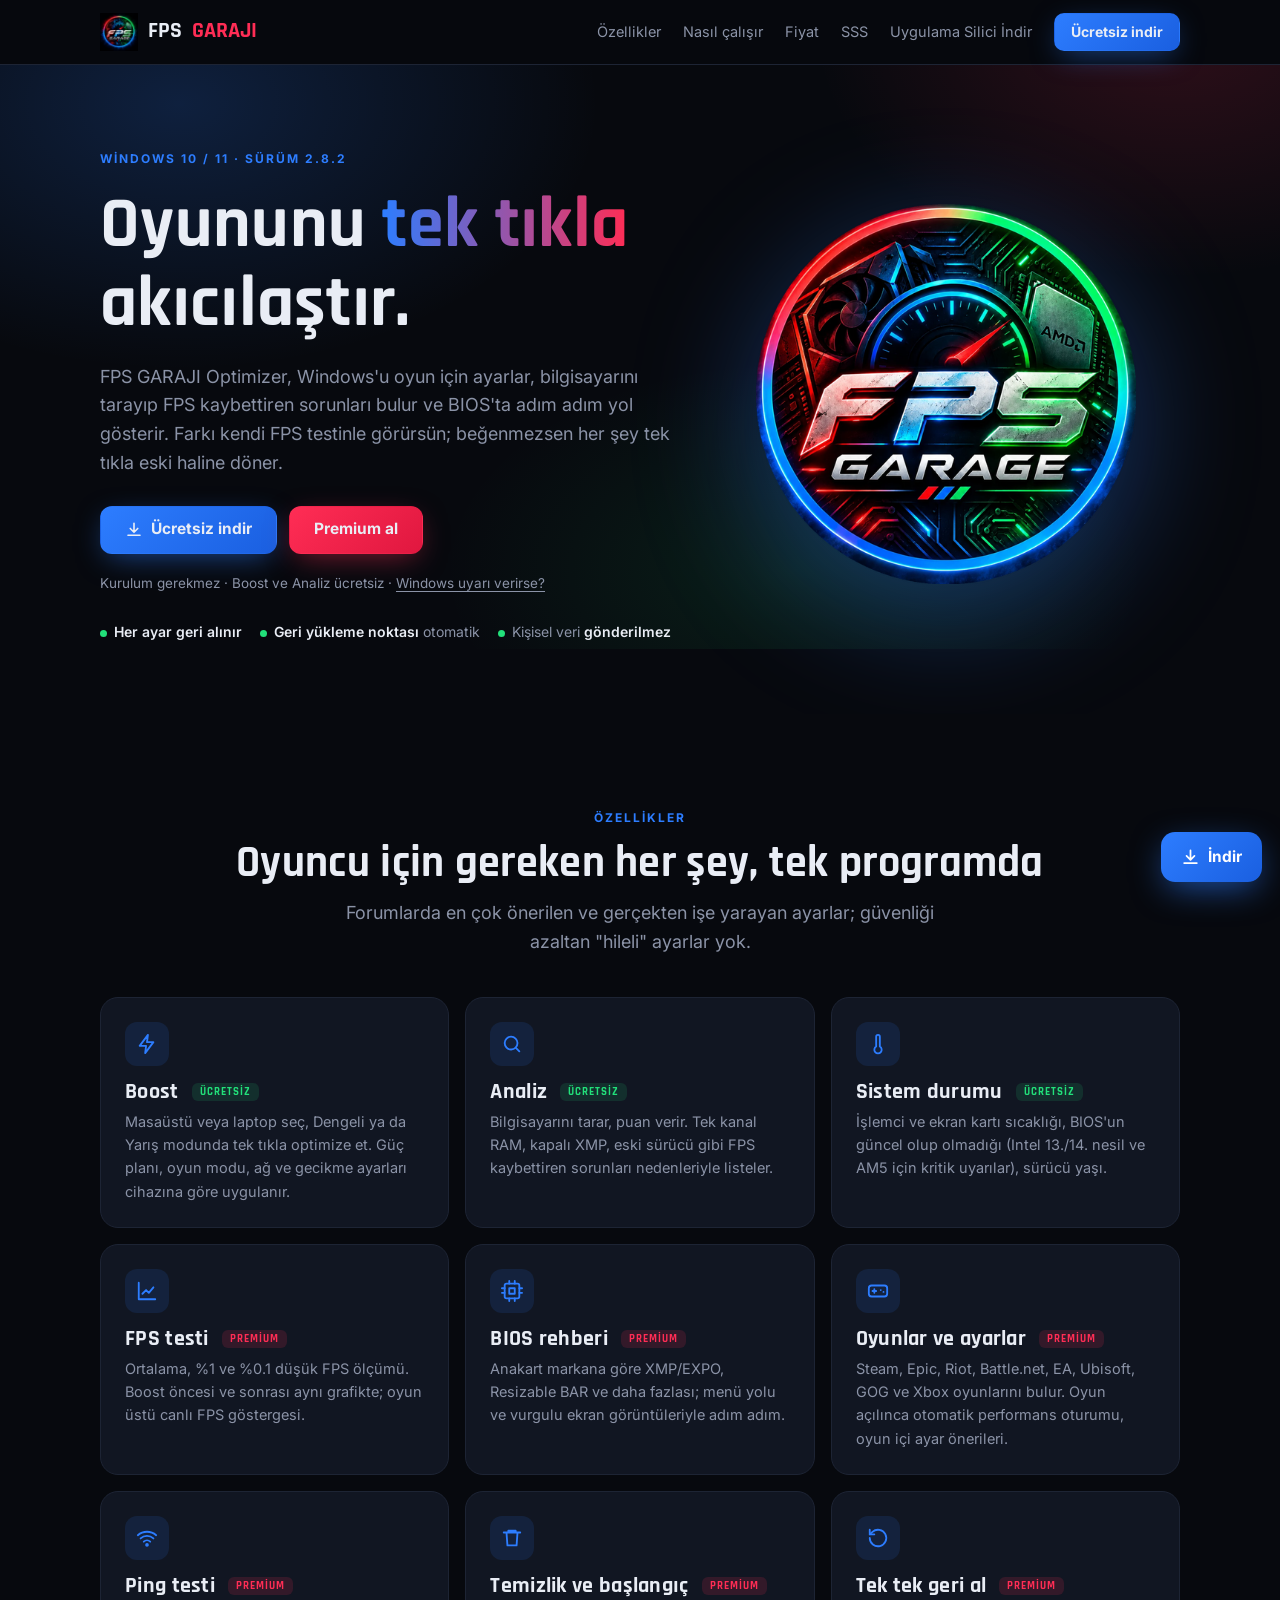
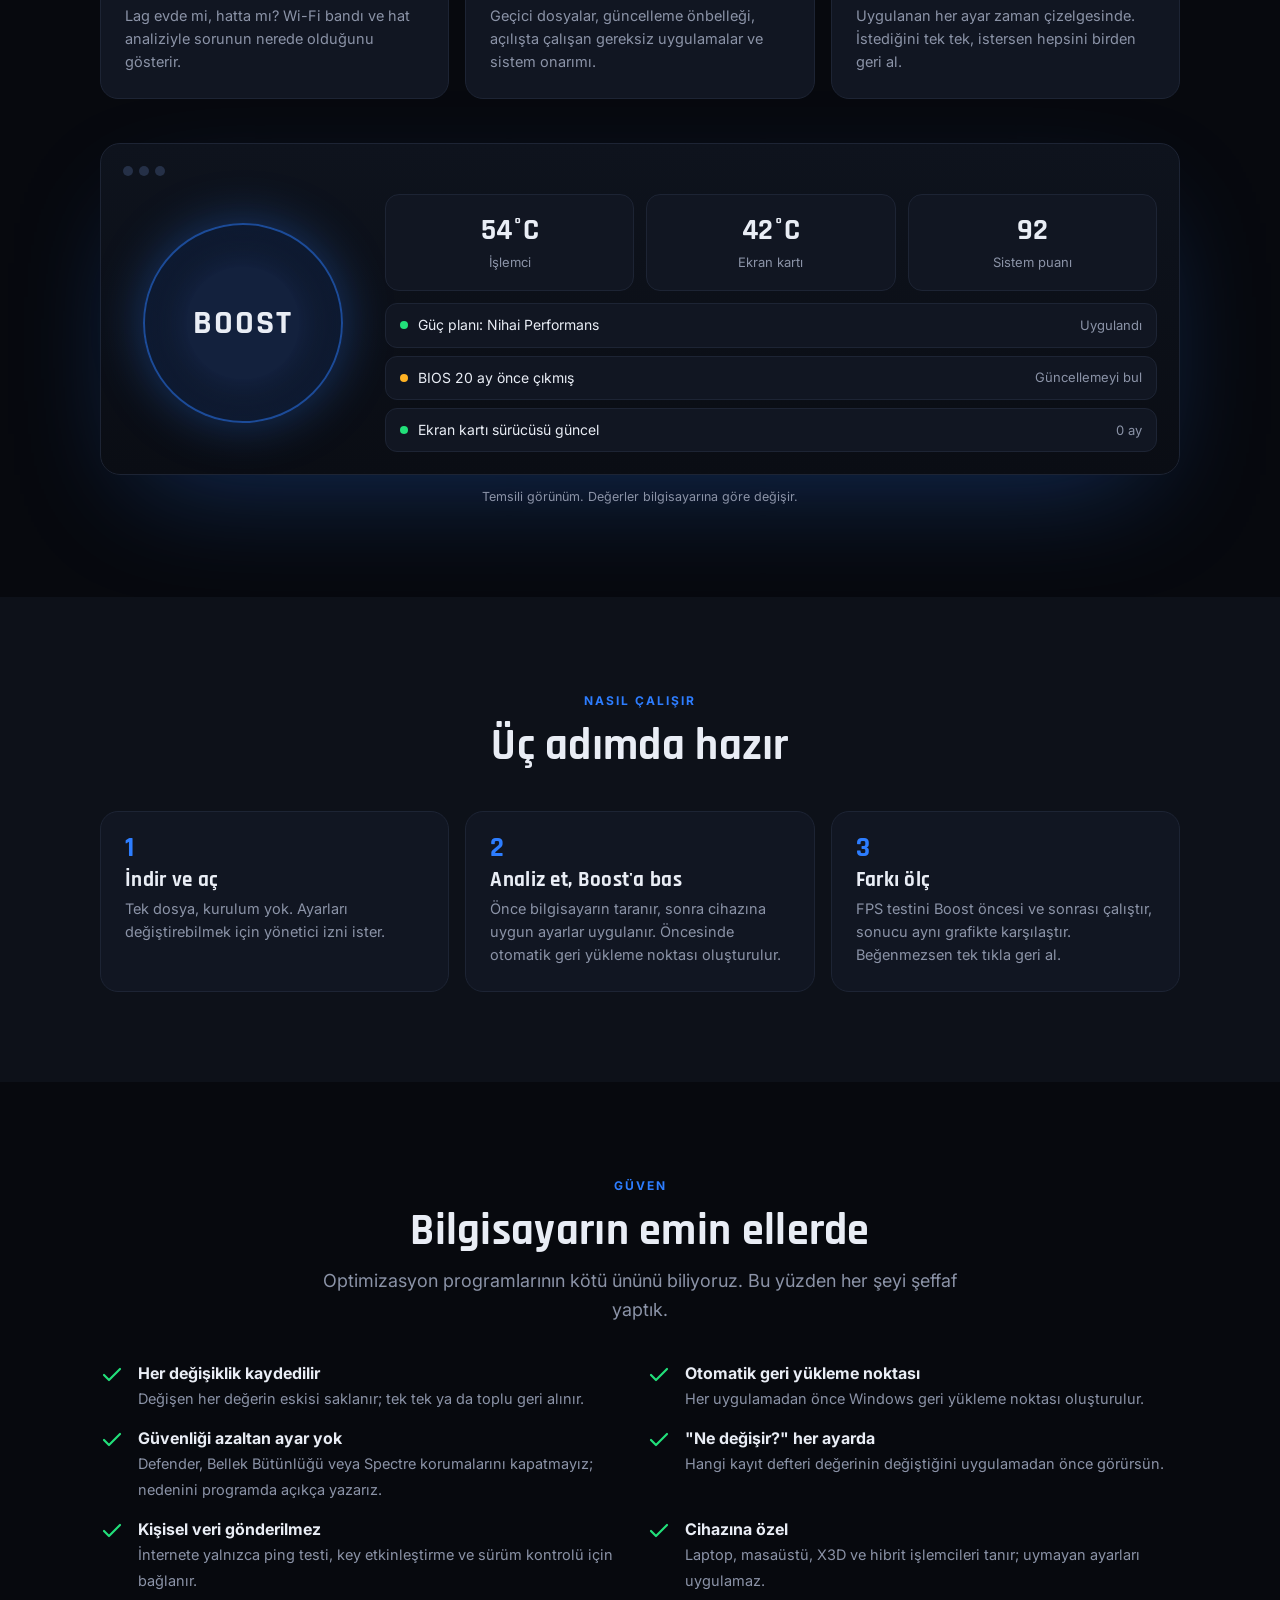
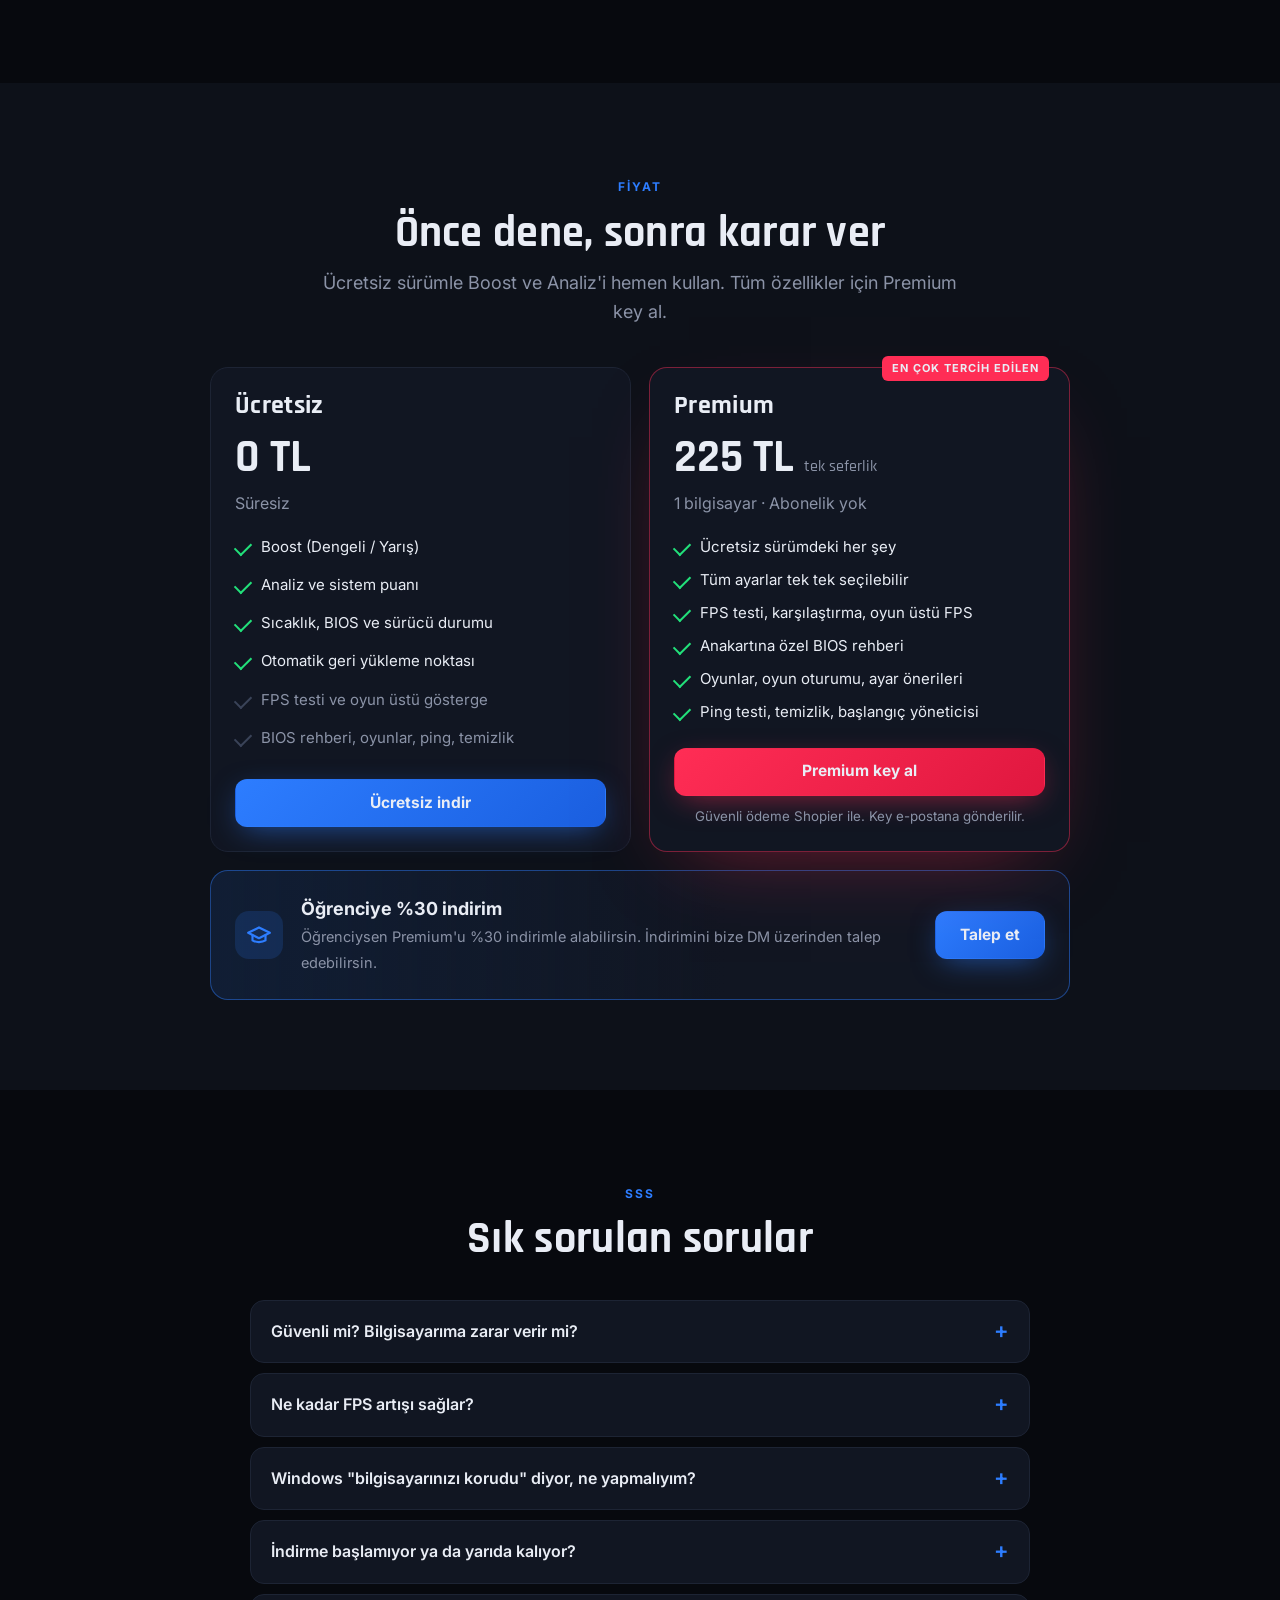
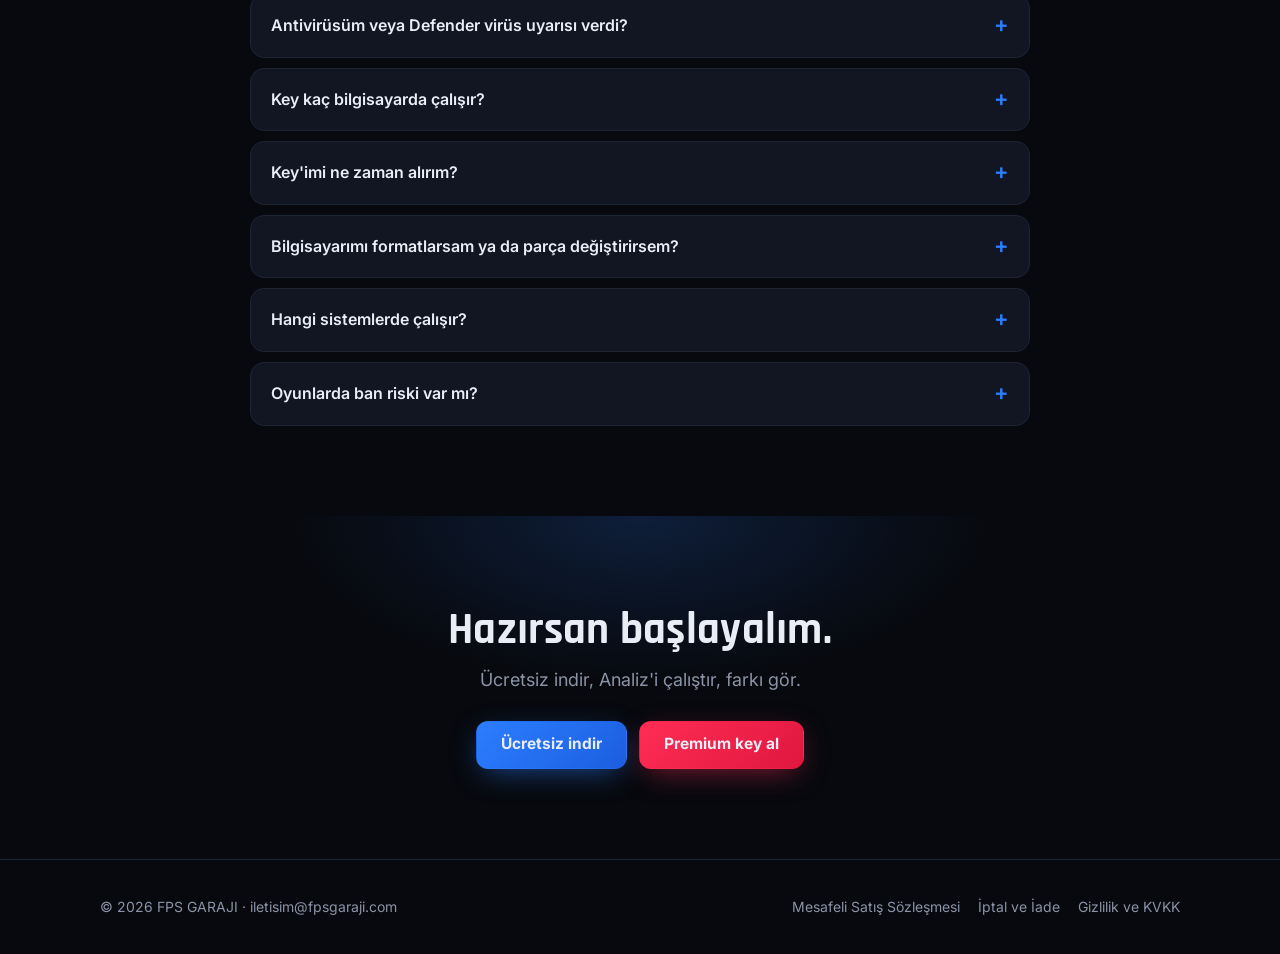
<file: index.html>
<!doctype html>
<html lang="tr">
<head>
<meta charset="utf-8">
<meta name="viewport" content="width=device-width,initial-scale=1">
<title>FPS GARAJI Optimizer – Tek tıkla daha akıcı oyun</title>
<meta name="description" content="FPS GARAJI Optimizer: Windows'u oyun için tek tıkla optimize eder, FPS'ini ölçer, BIOS ayarlarında adım adım yol gösterir. Her ayar tek tıkla geri alınır.">
<meta property="og:title" content="FPS GARAJI Optimizer">
<meta property="og:description" content="Tek tıkla daha akıcı oyun. Ücretsiz indir, farkı kendi FPS testinle gör.">
<meta property="og:image" content="https://fpsgaraji.com/logo_512.png">
<meta property="og:url" content="https://fpsgaraji.com/">
<meta name="theme-color" content="#07090e">
<link rel="icon" href="logo.png">
<link rel="preconnect" href="https://fonts.googleapis.com"><link rel="preconnect" href="https://fonts.gstatic.com" crossorigin>
<link href="https://fonts.googleapis.com/css2?family=Inter:wght@400;500;600;700&family=Rajdhani:wght@600;700&display=swap" rel="stylesheet">
<link rel="stylesheet" href="stil.css?v=2">
</head>
<body>
<!-- Ayarlar: linkler hazır olunca yalnızca burayı değiştir -->
<script>
const AYAR = {
  indir: "https://github.com/fpsgaraji/fpsgaraji.github.io/releases/latest/download/FPSGaraji.zip", // indirme linki
  shopier: "https://www.shopier.com/fpsgaraji/52630183", // Shopier ürün linki
  fiyat: "225 TL",
  dm: "https://ig.me/m/fpsgaraji",      // öğrenci indirimi talebi: Instagram DM
  surum: "2.8.2",
  eposta: "iletisim@fpsgaraji.com"
};
</script>

<nav><div class="w">
  <a class="brand" href="#"><img src="logo.png" alt="">FPS <span>GARAJI</span></a>
  <div class="links"><a href="#ozellikler">Özellikler</a><a href="#nasil">Nasıl çalışır</a><a href="#fiyat">Fiyat</a><a href="#yorumlar" id="rv-nav" style="display:none">Yorumlar</a><a href="#sss">SSS</a><a href="/indir/UygulamaSilici.bat" download="UygulamaSilici.bat">Uygulama Silici İndir</a></div>
  <a class="btn sm pri" data-indir href="#">Ücretsiz indir</a>
</div></nav>

<header class="hero"><div class="w">
  <div>
    <span class="tag">Windows 10 / 11 · Sürüm <b data-surum>2.8.2</b></span>
    <h1>Oyununu <em>tek tıkla</em> akıcılaştır.</h1>
    <p class="lead">FPS GARAJI Optimizer, Windows'u oyun için ayarlar, bilgisayarını tarayıp FPS kaybettiren sorunları bulur ve BIOS'ta adım adım yol gösterir. Farkı kendi FPS testinle görürsün; beğenmezsen her şey tek tıkla eski haline döner.</p>
    <div class="cta">
      <a class="btn pri" data-indir href="#"><svg viewBox="0 0 24 24" fill="none" stroke="currentColor" stroke-width="2.2" stroke-linecap="round" stroke-linejoin="round"><path d="M12 3v12m0 0-5-5m5 5 5-5M4 19h16"/></svg>Ücretsiz indir</a>
      <a class="btn prem" href="#fiyat">Premium al</a>
    </div>
    <small>Kurulum gerekmez · Boost ve Analiz ücretsiz · <a href="#uyari" onclick="document.getElementById('uyari').open=true">Windows uyarı verirse?</a></small>
    <div class="trust"><span><i></i><b>Her ayar geri alınır</b></span><span><i></i><b>Geri yükleme noktası</b> otomatik</span><span><i></i>Kişisel veri <b>gönderilmez</b></span></div>
  </div>
  <img class="logo" src="logo_512.png" alt="FPS GARAJI logosu">
</div></header>

<section id="ozellikler"><div class="w">
  <div class="c"><span class="tag">Özellikler</span><h2>Oyuncu için gereken her şey, tek programda</h2><p class="lead">Forumlarda en çok önerilen ve gerçekten işe yarayan ayarlar; güvenliği azaltan "hileli" ayarlar yok.</p></div>
  <div class="grid">
    <div class="card f"><div class="ic"><svg viewBox="0 0 24 24" fill="none" stroke="currentColor" stroke-width="2" stroke-linecap="round" stroke-linejoin="round"><path d="M13 2 4 14h7l-1 8 9-12h-7z"/></svg></div><h3>Boost <span class="pp fr">Ücretsiz</span></h3><p>Masaüstü veya laptop seç, Dengeli ya da Yarış modunda tek tıkla optimize et. Güç planı, oyun modu, ağ ve gecikme ayarları cihazına göre uygulanır.</p></div>
    <div class="card f"><div class="ic"><svg viewBox="0 0 24 24" fill="none" stroke="currentColor" stroke-width="2" stroke-linecap="round" stroke-linejoin="round"><circle cx="11" cy="11" r="7"/><path d="m20 20-3.5-3.5"/></svg></div><h3>Analiz <span class="pp fr">Ücretsiz</span></h3><p>Bilgisayarını tarar, puan verir. Tek kanal RAM, kapalı XMP, eski sürücü gibi FPS kaybettiren sorunları nedenleriyle listeler.</p></div>
    <div class="card f"><div class="ic"><svg viewBox="0 0 24 24" fill="none" stroke="currentColor" stroke-width="2" stroke-linecap="round" stroke-linejoin="round"><path d="M14 14.8V4a2 2 0 1 0-4 0v10.8a4 4 0 1 0 4 0z"/></svg></div><h3>Sistem durumu <span class="pp fr">Ücretsiz</span></h3><p>İşlemci ve ekran kartı sıcaklığı, BIOS'un güncel olup olmadığı (Intel 13./14. nesil ve AM5 için kritik uyarılar), sürücü yaşı.</p></div>
    <div class="card f"><div class="ic"><svg viewBox="0 0 24 24" fill="none" stroke="currentColor" stroke-width="2" stroke-linecap="round" stroke-linejoin="round"><path d="M3 3v18h18"/><path d="m7 15 4-4 3 3 5-6"/></svg></div><h3>FPS testi <span class="pp">Premium</span></h3><p>Ortalama, %1 ve %0.1 düşük FPS ölçümü. Boost öncesi ve sonrası aynı grafikte; oyun üstü canlı FPS göstergesi.</p></div>
    <div class="card f"><div class="ic"><svg viewBox="0 0 24 24" fill="none" stroke="currentColor" stroke-width="2" stroke-linecap="round" stroke-linejoin="round"><rect x="4" y="4" width="16" height="16" rx="2"/><path d="M9 9h6v6H9zM9 1v3M15 1v3M9 20v3M15 20v3M20 9h3M20 14h3M1 9h3M1 14h3"/></svg></div><h3>BIOS rehberi <span class="pp">Premium</span></h3><p>Anakart markana göre XMP/EXPO, Resizable BAR ve daha fazlası; menü yolu ve vurgulu ekran görüntüleriyle adım adım.</p></div>
    <div class="card f"><div class="ic"><svg viewBox="0 0 24 24" fill="none" stroke="currentColor" stroke-width="2" stroke-linecap="round" stroke-linejoin="round"><rect x="2" y="6" width="20" height="12" rx="3"/><path d="M6 12h4M8 10v4M15 11h.01M18 13h.01"/></svg></div><h3>Oyunlar ve ayarlar <span class="pp">Premium</span></h3><p>Steam, Epic, Riot, Battle.net, EA, Ubisoft, GOG ve Xbox oyunlarını bulur. Oyun açılınca otomatik performans oturumu, oyun içi ayar önerileri.</p></div>
    <div class="card f"><div class="ic"><svg viewBox="0 0 24 24" fill="none" stroke="currentColor" stroke-width="2" stroke-linecap="round" stroke-linejoin="round"><path d="M5 12.5a10 10 0 0 1 14 0M8.5 16a5 5 0 0 1 7 0M2 9a15 15 0 0 1 20 0"/><circle cx="12" cy="19.5" r="1"/></svg></div><h3>Ping testi <span class="pp">Premium</span></h3><p>Lag evde mi, hatta mı? Wi-Fi bandı ve hat analiziyle sorunun nerede olduğunu gösterir.</p></div>
    <div class="card f"><div class="ic"><svg viewBox="0 0 24 24" fill="none" stroke="currentColor" stroke-width="2" stroke-linecap="round" stroke-linejoin="round"><path d="M3 6h18M8 6V4h8v2M6 6l1 14h10l1-14"/></svg></div><h3>Temizlik ve başlangıç <span class="pp">Premium</span></h3><p>Geçici dosyalar, güncelleme önbelleği, açılışta çalışan gereksiz uygulamalar ve sistem onarımı.</p></div>
    <div class="card f"><div class="ic"><svg viewBox="0 0 24 24" fill="none" stroke="currentColor" stroke-width="2" stroke-linecap="round" stroke-linejoin="round"><path d="M3 12a9 9 0 1 0 3-6.7L3 8"/><path d="M3 3v5h5"/></svg></div><h3>Tek tek geri al <span class="pp">Premium</span></h3><p>Uygulanan her ayar zaman çizelgesinde. İstediğini tek tek, istersen hepsini birden geri al.</p></div>
  </div>

  <div class="mock" aria-label="Uygulamanın temsili görünümü">
    <div class="bar"><i></i><i></i><i></i></div>
    <div class="in">
      <div class="bst">BOOST</div>
      <div>
        <div class="gs"><div class="g"><b>54°C</b><span>İşlemci</span></div><div class="g"><b>42°C</b><span>Ekran kartı</span></div><div class="g"><b>92</b><span>Sistem puanı</span></div></div>
        <div class="hl"><div><i class="o"></i>Güç planı: Nihai Performans<em>Uygulandı</em></div><div><i class="y"></i>BIOS 20 ay önce çıkmış<em>Güncellemeyi bul</em></div><div><i class="o"></i>Ekran kartı sürücüsü güncel<em>0 ay</em></div></div>
      </div>
    </div>
  </div>
  <p class="mnote">Temsili görünüm. Değerler bilgisayarına göre değişir.</p>
</div></section>

<section id="nasil" style="background:var(--bg2)"><div class="w">
  <div class="c"><span class="tag">Nasıl çalışır</span><h2>Üç adımda hazır</h2></div>
  <div class="steps">
    <div class="card"><h3>İndir ve aç</h3><p>Tek dosya, kurulum yok. Ayarları değiştirebilmek için yönetici izni ister.</p></div>
    <div class="card"><h3>Analiz et, Boost'a bas</h3><p>Önce bilgisayarın taranır, sonra cihazına uygun ayarlar uygulanır. Öncesinde otomatik geri yükleme noktası oluşturulur.</p></div>
    <div class="card"><h3>Farkı ölç</h3><p>FPS testini Boost öncesi ve sonrası çalıştır, sonucu aynı grafikte karşılaştır. Beğenmezsen tek tıkla geri al.</p></div>
  </div>
</div></section>

<section><div class="w">
  <div class="c"><span class="tag">Güven</span><h2>Bilgisayarın emin ellerde</h2><p class="lead">Optimizasyon programlarının kötü ününü biliyoruz. Bu yüzden her şeyi şeffaf yaptık.</p></div>
  <div class="safe">
    <div><svg viewBox="0 0 24 24" fill="none" stroke="currentColor" stroke-width="2.2" stroke-linecap="round" stroke-linejoin="round"><path d="M20 6 9 17l-5-5"/></svg><p><b>Her değişiklik kaydedilir</b><span>Değişen her değerin eskisi saklanır; tek tek ya da toplu geri alınır.</span></p></div>
    <div><svg viewBox="0 0 24 24" fill="none" stroke="currentColor" stroke-width="2.2" stroke-linecap="round" stroke-linejoin="round"><path d="M20 6 9 17l-5-5"/></svg><p><b>Otomatik geri yükleme noktası</b><span>Her uygulamadan önce Windows geri yükleme noktası oluşturulur.</span></p></div>
    <div><svg viewBox="0 0 24 24" fill="none" stroke="currentColor" stroke-width="2.2" stroke-linecap="round" stroke-linejoin="round"><path d="M20 6 9 17l-5-5"/></svg><p><b>Güvenliği azaltan ayar yok</b><span>Defender, Bellek Bütünlüğü veya Spectre korumalarını kapatmayız; nedenini programda açıkça yazarız.</span></p></div>
    <div><svg viewBox="0 0 24 24" fill="none" stroke="currentColor" stroke-width="2.2" stroke-linecap="round" stroke-linejoin="round"><path d="M20 6 9 17l-5-5"/></svg><p><b>"Ne değişir?" her ayarda</b><span>Hangi kayıt defteri değerinin değiştiğini uygulamadan önce görürsün.</span></p></div>
    <div><svg viewBox="0 0 24 24" fill="none" stroke="currentColor" stroke-width="2.2" stroke-linecap="round" stroke-linejoin="round"><path d="M20 6 9 17l-5-5"/></svg><p><b>Kişisel veri gönderilmez</b><span>İnternete yalnızca ping testi, key etkinleştirme ve sürüm kontrolü için bağlanır.</span></p></div>
    <div><svg viewBox="0 0 24 24" fill="none" stroke="currentColor" stroke-width="2.2" stroke-linecap="round" stroke-linejoin="round"><path d="M20 6 9 17l-5-5"/></svg><p><b>Cihazına özel</b><span>Laptop, masaüstü, X3D ve hibrit işlemcileri tanır; uymayan ayarları uygulamaz.</span></p></div>
  </div>
</div></section>

<section id="yorumlar" style="display:none"><div class="w">
  <div class="c"><span class="tag">Değerlendirmeler</span><h2>Alıcılarımız ne diyor?</h2>
    <p class="lead" id="rv-ozet" style="margin:0 auto"></p></div>
  <div class="reviews" id="rv-list"></div>
  <div class="rv-form card">
    <h3>Değerlendirme yaz</h3>
    <p class="mut" style="font-size:14px;margin-top:4px">Yalnızca satın alanlar değerlendirebilir. Sipariş numaran ve e-postan yalnızca doğrulama için kullanılır, <b>yayınlanmaz</b>.</p>
    <div class="rv-rate" id="rv-rate" aria-label="Puan ver"><span data-s="1">★</span><span data-s="2">★</span><span data-s="3">★</span><span data-s="4">★</span><span data-s="5">★</span></div>
    <div class="rv-row">
      <input id="rv-isim" placeholder="İsmin (yorumda görünür)" maxlength="40" autocomplete="name">
      <input id="rv-email" type="email" placeholder="Siparişteki e-postan" maxlength="120" autocomplete="email">
    </div>
    <input id="rv-siparis" placeholder="Shopier sipariş numaran" maxlength="40">
    <textarea id="rv-yorum" placeholder="Programı nasıl buldun? Deneyimini yaz…" maxlength="600"></textarea>
    <button class="btn pri" id="rv-gonder">Değerlendirmeyi gönder</button>
    <div class="rv-msg" id="rv-msg"></div>
  </div>
</div></section>

<section id="fiyat" style="background:var(--bg2)"><div class="w">
  <div class="c"><span class="tag">Fiyat</span><h2>Önce dene, sonra karar ver</h2><p class="lead">Ücretsiz sürümle Boost ve Analiz'i hemen kullan. Tüm özellikler için Premium key al.</p></div>
  <div class="plans">
    <div class="card plan"><h3>Ücretsiz</h3><div class="pr">0 TL</div><span style="color:var(--mut)">Süresiz</span>
      <ul><li>Boost (Dengeli / Yarış)</li><li>Analiz ve sistem puanı</li><li>Sıcaklık, BIOS ve sürücü durumu</li><li>Otomatik geri yükleme noktası</li><li class="no">FPS testi ve oyun üstü gösterge</li><li class="no">BIOS rehberi, oyunlar, ping, temizlik</li></ul>
      <a class="btn pri" data-indir href="#">Ücretsiz indir</a></div>
    <div class="card plan p"><h3>Premium</h3><div class="pr"><span data-fiyat>...</span> <small>tek seferlik</small></div><span style="color:var(--mut)">1 bilgisayar · Abonelik yok</span>
      <ul><li>Ücretsiz sürümdeki her şey</li><li>Tüm ayarlar tek tek seçilebilir</li><li>FPS testi, karşılaştırma, oyun üstü FPS</li><li>Anakartına özel BIOS rehberi</li><li>Oyunlar, oyun oturumu, ayar önerileri</li><li>Ping testi, temizlik, başlangıç yöneticisi</li></ul>
      <a class="btn prem" data-shopier href="#">Premium key al</a>
      <small style="color:var(--mut);text-align:center;margin-top:10px">Güvenli ödeme Shopier ile. Key e-postana gönderilir.</small></div>
  </div>
  <div class="ogr card">
    <div class="oi"><svg viewBox="0 0 24 24" fill="none" stroke="currentColor" stroke-width="2" stroke-linecap="round" stroke-linejoin="round"><path d="M22 10 12 5 2 10l10 5 10-5z"/><path d="M6 12v5c3 2 9 2 12 0v-5"/></svg></div>
    <div class="ot"><b>Öğrenciye %30 indirim</b><span>Öğrenciysen Premium'u %30 indirimle alabilirsin. İndirimini bize DM üzerinden talep edebilirsin.</span></div>
    <a class="btn pri" data-dm href="#">Talep et</a>
  </div>
</div></section>

<section id="sss"><div class="w">
  <div class="c"><span class="tag">SSS</span><h2>Sık sorulan sorular</h2></div>
  <div class="faq">
    <details><summary>Güvenli mi? Bilgisayarıma zarar verir mi?</summary><p>Program yalnızca Windows'un kendi ayarlarını değiştirir; değişen her değerin eskisini kaydeder ve öncesinde geri yükleme noktası oluşturur. Güvenliği azaltan ayarlar (Defender, Bellek Bütünlüğü, Spectre korumaları) hiç uygulanmaz.</p></details>
    <details><summary>Ne kadar FPS artışı sağlar?</summary><p>Bilgisayara göre değişir. Ayarları zaten iyi olan bir sistemde fark küçük olur; kapalı XMP, yanlış güç planı veya arka plan kaydı açık olan sistemlerde belirgin olabilir. Bu yüzden programda Boost öncesi ve sonrası ölçen bir FPS testi var. Rakam vaat etmiyoruz, ölçmeni istiyoruz.</p></details>
    <details id="uyari"><summary>Windows "bilgisayarınızı korudu" diyor, ne yapmalıyım?</summary><p>Bu, Windows SmartScreen'in yeni ve henüz az indirilmiş programlar için gösterdiği bir uyarıdır, virüs uyarısı değildir. Mavi pencerede <b>"Ek bilgi"</b> yazısına, ardından çıkan <b>"Yine de çalıştır"</b> düğmesine tıklaman yeterli. Program indirildikçe Windows onu tanır ve bu uyarı kendiliğinden kalkar.</p></details>
    <details><summary>İndirme başlamıyor ya da yarıda kalıyor?</summary><p>Bazı internet sağlayıcılarında GitHub'ın dosya sunucusu yavaş açılabiliyor. Bu durumda programı <a href="/indir/FPSGaraji.zip">yedek bağlantıdan indir</a>; dosya aynıdır. Programın içindeki tek tıkla güncelleme de takılırsa bu yedek adresi kendiliğinden dener.</p></details>
    <details><summary>Antivirüsüm veya Defender virüs uyarısı verdi?</summary><p>Optimizasyon programları Windows ayarlarını değiştirdiği için antivirüsler bazen yeni sürümleri yanlışlıkla şüpheli bulabilir. Her sürümü Microsoft'a inceletiyoruz. Uyarı alırsan dosyayı yalnızca <b>fpsgaraji.com</b>'dan indirdiğinden emin ol ve <a data-eposta href="#">bize yaz</a>; dosyayı tekrar inceletip sana dönüş yaparız. Başka sitelerden indirilen kopyalara güvenme.</p></details>
    <details><summary>Key kaç bilgisayarda çalışır?</summary><p>Standart key tek bilgisayar içindir; ilk girildiği bilgisayara bağlanır. Sınırsız cihaz key'i istediğin kadar bilgisayarda çalışır. Etkinleştirirken bir kez internet gerekir, sonrasında internetsiz çalışır. İnternet sağlayıcın bağlantıyı engelliyorsa programdaki "İnternetsiz etkinleştir" ile de açabilirsin.</p></details>
    <details><summary>Key'imi ne zaman alırım?</summary><p>Shopier'den ödemen onaylandıktan sonra key, siparişte yazdığın e-posta adresine gönderilir. Gelmezse spam klasörünü kontrol et veya <a data-eposta href="#">bize yaz</a>.</p></details>
    <details><summary>Bilgisayarımı formatlarsam ya da parça değiştirirsem?</summary><p>Bize sipariş bilgilerinle yaz, key'ini yeni sisteme taşıyalım.</p></details>
    <details><summary>Hangi sistemlerde çalışır?</summary><p>Windows 10 (1809 ve üzeri) ve Windows 11, 64 bit. Masaüstü ve laptopları ayrı tanır. Ayarları değiştirebilmek için yönetici izni gerekir.</p></details>
    <details><summary>Oyunlarda ban riski var mı?</summary><p>Program oyunların dosyalarına veya belleğine dokunmaz; yalnızca Windows ayarlarını değiştirir. İsteğe bağlı işlemci sıcaklığı sürücüsünü (PawnIO) kurarsan ve bir oyunun hile koruması uyarı verirse, sürücüyü Ayarlar > Uygulamalar'dan kaldırman yeterli.</p></details>
  </div>
</div></section>

<section class="final"><div class="w">
  <h2>Hazırsan başlayalım.</h2><p class="lead" style="margin:0 auto">Ücretsiz indir, Analiz'i çalıştır, farkı gör.</p>
  <div class="cta"><a class="btn pri" data-indir href="#">Ücretsiz indir</a><a class="btn prem" data-shopier href="#">Premium key al</a></div>
</div></section>

<footer><div class="w">
  <span>© <span data-yil></span> FPS GARAJI · <a data-eposta href="#"></a></span>
  <div class="links"><a href="mesafeli-satis.html">Mesafeli Satış Sözleşmesi</a><a href="iade.html">İptal ve İade</a><a href="gizlilik.html">Gizlilik ve KVKK</a></div>
</div></footer>

<script>
document.querySelectorAll('[data-indir]').forEach(a => a.href = AYAR.indir);
document.querySelectorAll('[data-shopier]').forEach(a => { a.href = AYAR.shopier; a.target = '_blank'; a.rel = 'noopener'; });
document.querySelectorAll('[data-dm]').forEach(a => { a.href = AYAR.dm; a.target = '_blank'; a.rel = 'noopener'; });
document.querySelectorAll('[data-fiyat]').forEach(e => e.textContent = AYAR.fiyat);
document.querySelectorAll('[data-surum]').forEach(e => e.textContent = AYAR.surum);
document.querySelectorAll('[data-eposta]').forEach(a => { a.href = 'mailto:' + AYAR.eposta; if (!a.textContent) a.textContent = AYAR.eposta; });
document.querySelectorAll('[data-yil]').forEach(e => e.textContent = new Date().getFullYear());
</script>
<a class="fdl" data-indir href="#" aria-label="FPS GARAJI indir">
  <svg viewBox="0 0 24 24" fill="none" stroke="currentColor" stroke-width="2.2" stroke-linecap="round" stroke-linejoin="round"><path d="M12 3v12m0 0-5-5m5 5 5-5M4 19h16"/></svg>
  <span>İndir</span>
</a>

<script>
(function () {
  var API = 'https://fpsgaraji-lisans.fpsgaraji.workers.dev';
  var sec = document.getElementById('yorumlar');
  var listEl = document.getElementById('rv-list');
  var ozetEl = document.getElementById('rv-ozet');
  var rate = document.getElementById('rv-rate');
  var puan = 0;
  function paintTo(n){ [].forEach.call(rate.children, function(s){ s.classList.toggle('on', +s.dataset.s <= n); }); }
  [].forEach.call(rate.children, function(st){ st.onclick = function(){ puan = +st.dataset.s; paintTo(puan); }; st.onmouseenter = function(){ paintTo(+st.dataset.s); }; });
  rate.onmouseleave = function(){ paintTo(puan); };
  function esc(s){ return String(s==null?'':s).replace(/[&<>"']/g, function(c){ return {'&':'&amp;','<':'&lt;','>':'&gt;','"':'&quot;',"'":'&#39;'}[c]; }); }
  function stars(n){ return '★★★★★'.slice(0,n) + '<span class="e">' + '★★★★★'.slice(0,5-n) + '</span>'; }
  function ay(d){ try { return new Date(d).toLocaleDateString('tr-TR',{year:'numeric',month:'long'}); } catch(e){ return ''; } }
  function val(id){ return document.getElementById(id).value.trim(); }
  function render(d){
    sec.style.display = '';
    var nav = document.getElementById('rv-nav'); if (nav) nav.style.display = '';
    ozetEl.innerHTML = d.sayi > 0
      ? '<b style="color:#ffb020;letter-spacing:2px">' + stars(Math.round(d.ortalama)) + '</b> ' + d.ortalama + ' / 5 · ' + d.sayi + ' değerlendirme'
      : 'İlk değerlendirmeyi sen yaz.';
    listEl.innerHTML = (d.degerlendirmeler || []).map(function(r){
      return '<div class="rev"><div class="rh"><b>' + esc(r.isim) + '</b><span class="vf">✓ Doğrulanmış alıcı</span></div>'
        + '<div class="rs">' + stars(r.puan) + '</div><p>' + esc(r.yorum) + '</p><span class="rd">' + ay(r.tarih) + '</span></div>';
    }).join('');
  }
  fetch(API + '/degerlendirmeler').then(function(r){ return r.json(); }).then(function(d){ if (d && d.ok) render(d); }).catch(function(){});
  document.getElementById('rv-gonder').onclick = async function(){
    var msg = document.getElementById('rv-msg'), btn = this;
    if (!puan) { msg.className = 'rv-msg err'; msg.textContent = 'Önce yıldızla puan ver.'; return; }
    btn.disabled = true; msg.className = 'rv-msg'; msg.textContent = 'Gönderiliyor…';
    try {
      var r = await fetch(API + '/degerlendirme', { method:'POST', headers:{'content-type':'application/json'}, body: JSON.stringify({ isim: val('rv-isim'), email: val('rv-email'), siparis: val('rv-siparis'), yorum: val('rv-yorum'), puan: puan }) });
      var d = await r.json();
      msg.className = 'rv-msg ' + (d.ok ? 'ok' : 'err');
      msg.textContent = d.ok ? d.message : (d.error || 'Gönderilemedi.');
      if (d.ok) { ['rv-isim','rv-email','rv-siparis','rv-yorum'].forEach(function(i){ document.getElementById(i).value=''; }); puan = 0; paintTo(0); }
    } catch (e) { msg.className = 'rv-msg err'; msg.textContent = 'Bağlantı kurulamadı, az sonra tekrar dene.'; }
    btn.disabled = false;
  };
})();
</script>
</body>
</html>
</file>
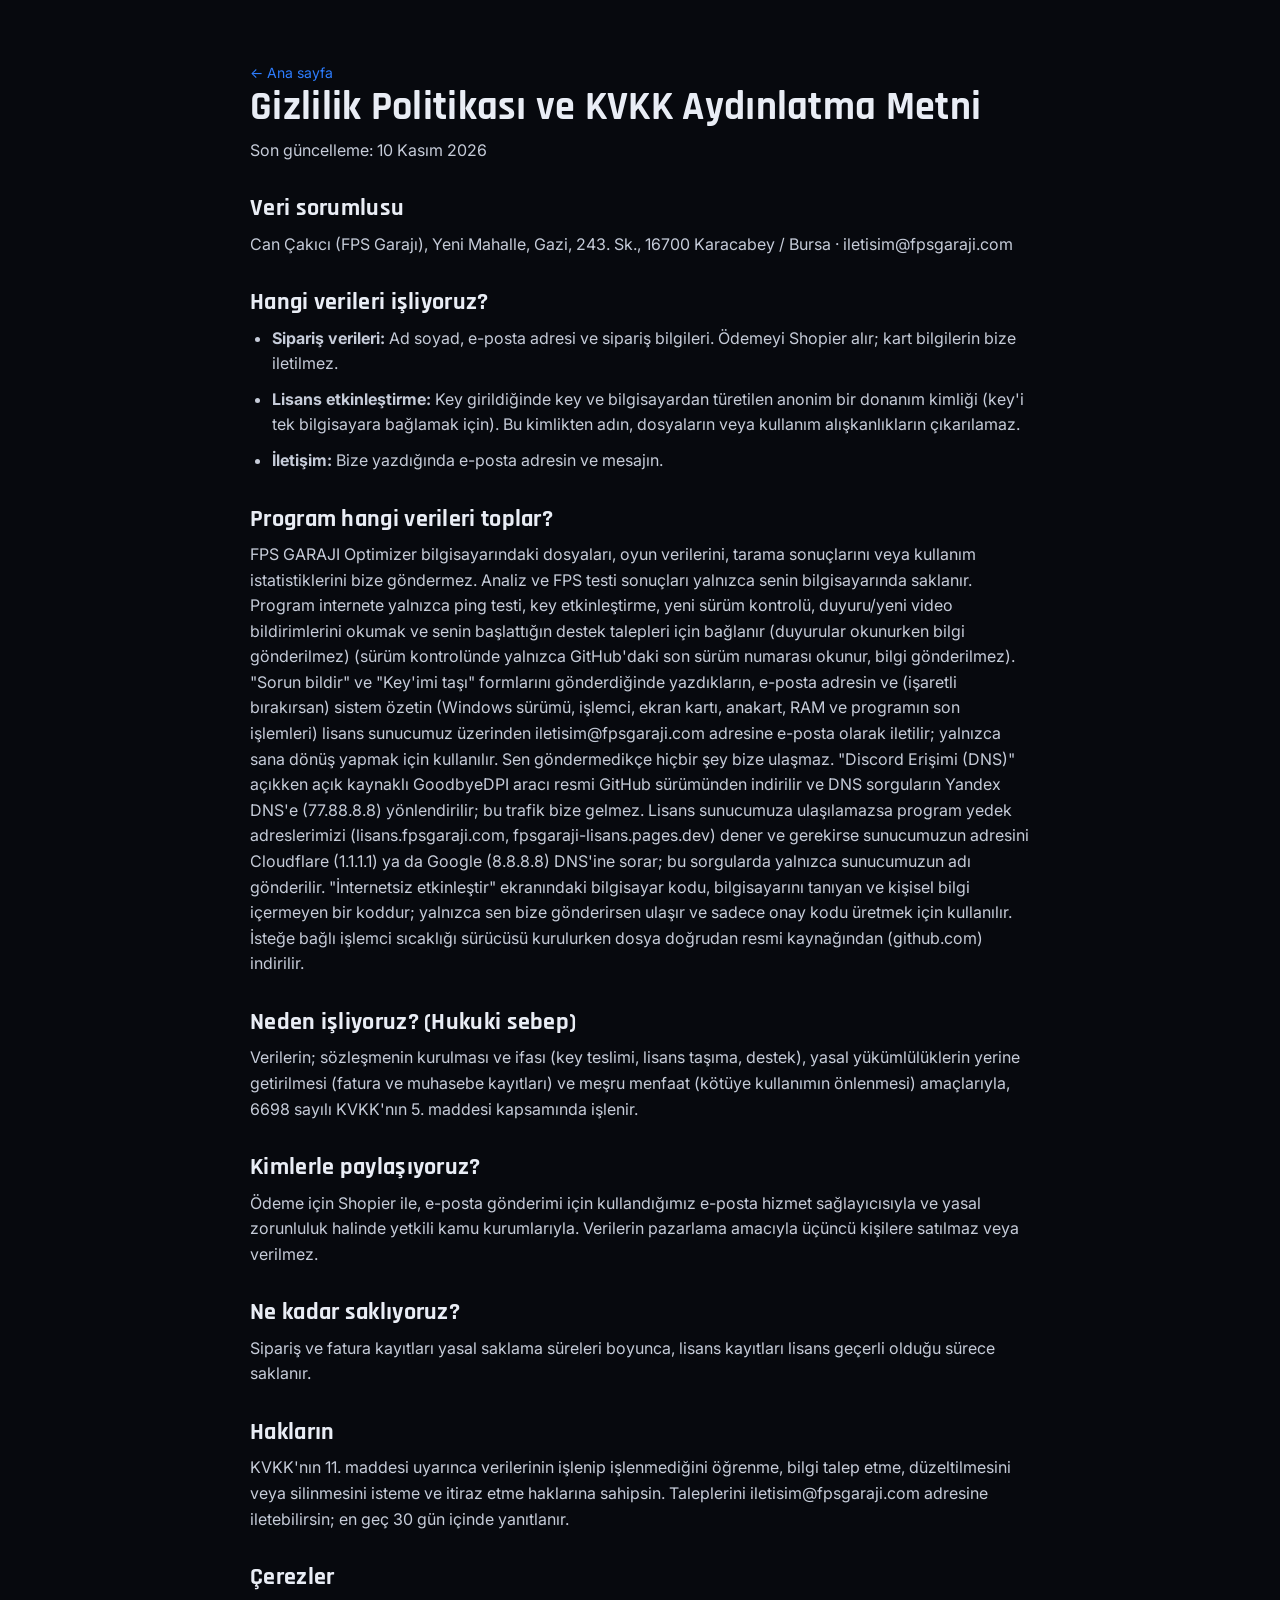
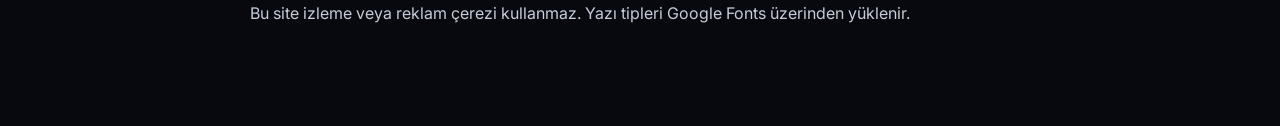
<file: gizlilik.html>
<!doctype html>
<html lang="tr"><head><meta charset="utf-8"><meta name="viewport" content="width=device-width,initial-scale=1">
<title>Gizlilik ve KVKK – FPS GARAJI</title><link rel="icon" href="logo.png">
<link href="https://fonts.googleapis.com/css2?family=Inter:wght@400;600&family=Rajdhani:wght@700&display=swap" rel="stylesheet"><link rel="stylesheet" href="stil.css?v=2"></head>
<body><div class="doc">
<a class="back" href="index.html">← Ana sayfa</a>
<h1>Gizlilik Politikası ve KVKK Aydınlatma Metni</h1>
<p>Son güncelleme: 10 Kasım 2026</p>

<h2>Veri sorumlusu</h2>
<p>Can Çakıcı (FPS Garajı), Yeni Mahalle, Gazi, 243. Sk., 16700 Karacabey / Bursa · iletisim@fpsgaraji.com</p>

<h2>Hangi verileri işliyoruz?</h2>
<ul>
<li><b>Sipariş verileri:</b> Ad soyad, e-posta adresi ve sipariş bilgileri. Ödemeyi Shopier alır; kart bilgilerin bize iletilmez.</li>
<li><b>Lisans etkinleştirme:</b> Key girildiğinde key ve bilgisayardan türetilen anonim bir donanım kimliği (key'i tek bilgisayara bağlamak için). Bu kimlikten adın, dosyaların veya kullanım alışkanlıkların çıkarılamaz.</li>
<li><b>İletişim:</b> Bize yazdığında e-posta adresin ve mesajın.</li>
</ul>

<h2>Program hangi verileri toplar?</h2>
<p>FPS GARAJI Optimizer bilgisayarındaki dosyaları, oyun verilerini, tarama sonuçlarını veya kullanım istatistiklerini bize göndermez. Analiz ve FPS testi sonuçları yalnızca senin bilgisayarında saklanır. Program internete yalnızca ping testi, key etkinleştirme, yeni sürüm kontrolü, duyuru/yeni video bildirimlerini okumak ve senin başlattığın destek talepleri için bağlanır (duyurular okunurken bilgi gönderilmez) (sürüm kontrolünde yalnızca GitHub'daki son sürüm numarası okunur, bilgi gönderilmez). "Sorun bildir" ve "Key'imi taşı" formlarını gönderdiğinde yazdıkların, e-posta adresin ve (işaretli bırakırsan) sistem özetin (Windows sürümü, işlemci, ekran kartı, anakart, RAM ve programın son işlemleri) lisans sunucumuz üzerinden iletisim@fpsgaraji.com adresine e-posta olarak iletilir; yalnızca sana dönüş yapmak için kullanılır. Sen göndermedikçe hiçbir şey bize ulaşmaz. "Discord Erişimi (DNS)" açıkken açık kaynaklı GoodbyeDPI aracı resmi GitHub sürümünden indirilir ve DNS sorguların Yandex DNS'e (77.88.8.8) yönlendirilir; bu trafik bize gelmez. Lisans sunucumuza ulaşılamazsa program yedek adreslerimizi (lisans.fpsgaraji.com, fpsgaraji-lisans.pages.dev) dener ve gerekirse sunucumuzun adresini Cloudflare (1.1.1.1) ya da Google (8.8.8.8) DNS'ine sorar; bu sorgularda yalnızca sunucumuzun adı gönderilir. "İnternetsiz etkinleştir" ekranındaki bilgisayar kodu, bilgisayarını tanıyan ve kişisel bilgi içermeyen bir koddur; yalnızca sen bize gönderirsen ulaşır ve sadece onay kodu üretmek için kullanılır. İsteğe bağlı işlemci sıcaklığı sürücüsü kurulurken dosya doğrudan resmi kaynağından (github.com) indirilir.</p>

<h2>Neden işliyoruz? (Hukuki sebep)</h2>
<p>Verilerin; sözleşmenin kurulması ve ifası (key teslimi, lisans taşıma, destek), yasal yükümlülüklerin yerine getirilmesi (fatura ve muhasebe kayıtları) ve meşru menfaat (kötüye kullanımın önlenmesi) amaçlarıyla, 6698 sayılı KVKK'nın 5. maddesi kapsamında işlenir.</p>

<h2>Kimlerle paylaşıyoruz?</h2>
<p>Ödeme için Shopier ile, e-posta gönderimi için kullandığımız e-posta hizmet sağlayıcısıyla ve yasal zorunluluk halinde yetkili kamu kurumlarıyla. Verilerin pazarlama amacıyla üçüncü kişilere satılmaz veya verilmez.</p>

<h2>Ne kadar saklıyoruz?</h2>
<p>Sipariş ve fatura kayıtları yasal saklama süreleri boyunca, lisans kayıtları lisans geçerli olduğu sürece saklanır.</p>

<h2>Hakların</h2>
<p>KVKK'nın 11. maddesi uyarınca verilerinin işlenip işlenmediğini öğrenme, bilgi talep etme, düzeltilmesini veya silinmesini isteme ve itiraz etme haklarına sahipsin. Taleplerini iletisim@fpsgaraji.com adresine iletebilirsin; en geç 30 gün içinde yanıtlanır.</p>

<h2>Çerezler</h2>
<p>Bu site izleme veya reklam çerezi kullanmaz. Yazı tipleri Google Fonts üzerinden yüklenir.</p>
</div></body></html>
</file>
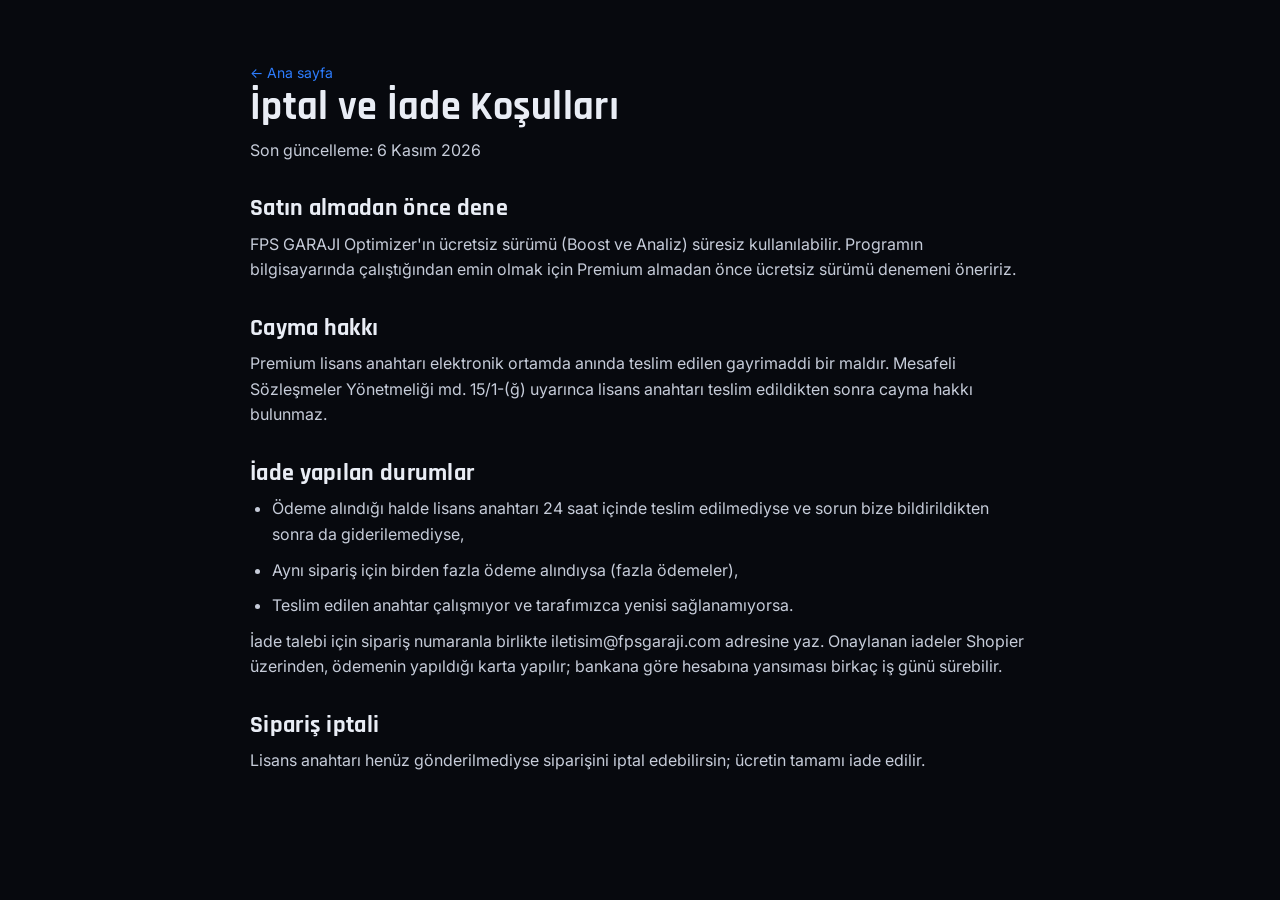
<file: iade.html>
<!doctype html>
<html lang="tr"><head><meta charset="utf-8"><meta name="viewport" content="width=device-width,initial-scale=1">
<title>İptal ve İade – FPS GARAJI</title><link rel="icon" href="logo.png">
<link href="https://fonts.googleapis.com/css2?family=Inter:wght@400;600&family=Rajdhani:wght@700&display=swap" rel="stylesheet"><link rel="stylesheet" href="stil.css?v=2"></head>
<body><div class="doc">
<a class="back" href="index.html">← Ana sayfa</a>
<h1>İptal ve İade Koşulları</h1>
<p>Son güncelleme: 6 Kasım 2026</p>

<h2>Satın almadan önce dene</h2>
<p>FPS GARAJI Optimizer'ın ücretsiz sürümü (Boost ve Analiz) süresiz kullanılabilir. Programın bilgisayarında çalıştığından emin olmak için Premium almadan önce ücretsiz sürümü denemeni öneririz.</p>

<h2>Cayma hakkı</h2>
<p>Premium lisans anahtarı elektronik ortamda anında teslim edilen gayrimaddi bir maldır. Mesafeli Sözleşmeler Yönetmeliği md. 15/1-(ğ) uyarınca lisans anahtarı teslim edildikten sonra cayma hakkı bulunmaz.</p>

<h2>İade yapılan durumlar</h2>
<ul>
<li>Ödeme alındığı halde lisans anahtarı 24 saat içinde teslim edilmediyse ve sorun bize bildirildikten sonra da giderilemediyse,</li>
<li>Aynı sipariş için birden fazla ödeme alındıysa (fazla ödemeler),</li>
<li>Teslim edilen anahtar çalışmıyor ve tarafımızca yenisi sağlanamıyorsa.</li>
</ul>
<p>İade talebi için sipariş numaranla birlikte <a href="mailto:iletisim@fpsgaraji.com">iletisim@fpsgaraji.com</a> adresine yaz. Onaylanan iadeler Shopier üzerinden, ödemenin yapıldığı karta yapılır; bankana göre hesabına yansıması birkaç iş günü sürebilir.</p>

<h2>Sipariş iptali</h2>
<p>Lisans anahtarı henüz gönderilmediyse siparişini iptal edebilirsin; ücretin tamamı iade edilir.</p>
</div></body></html>
</file>
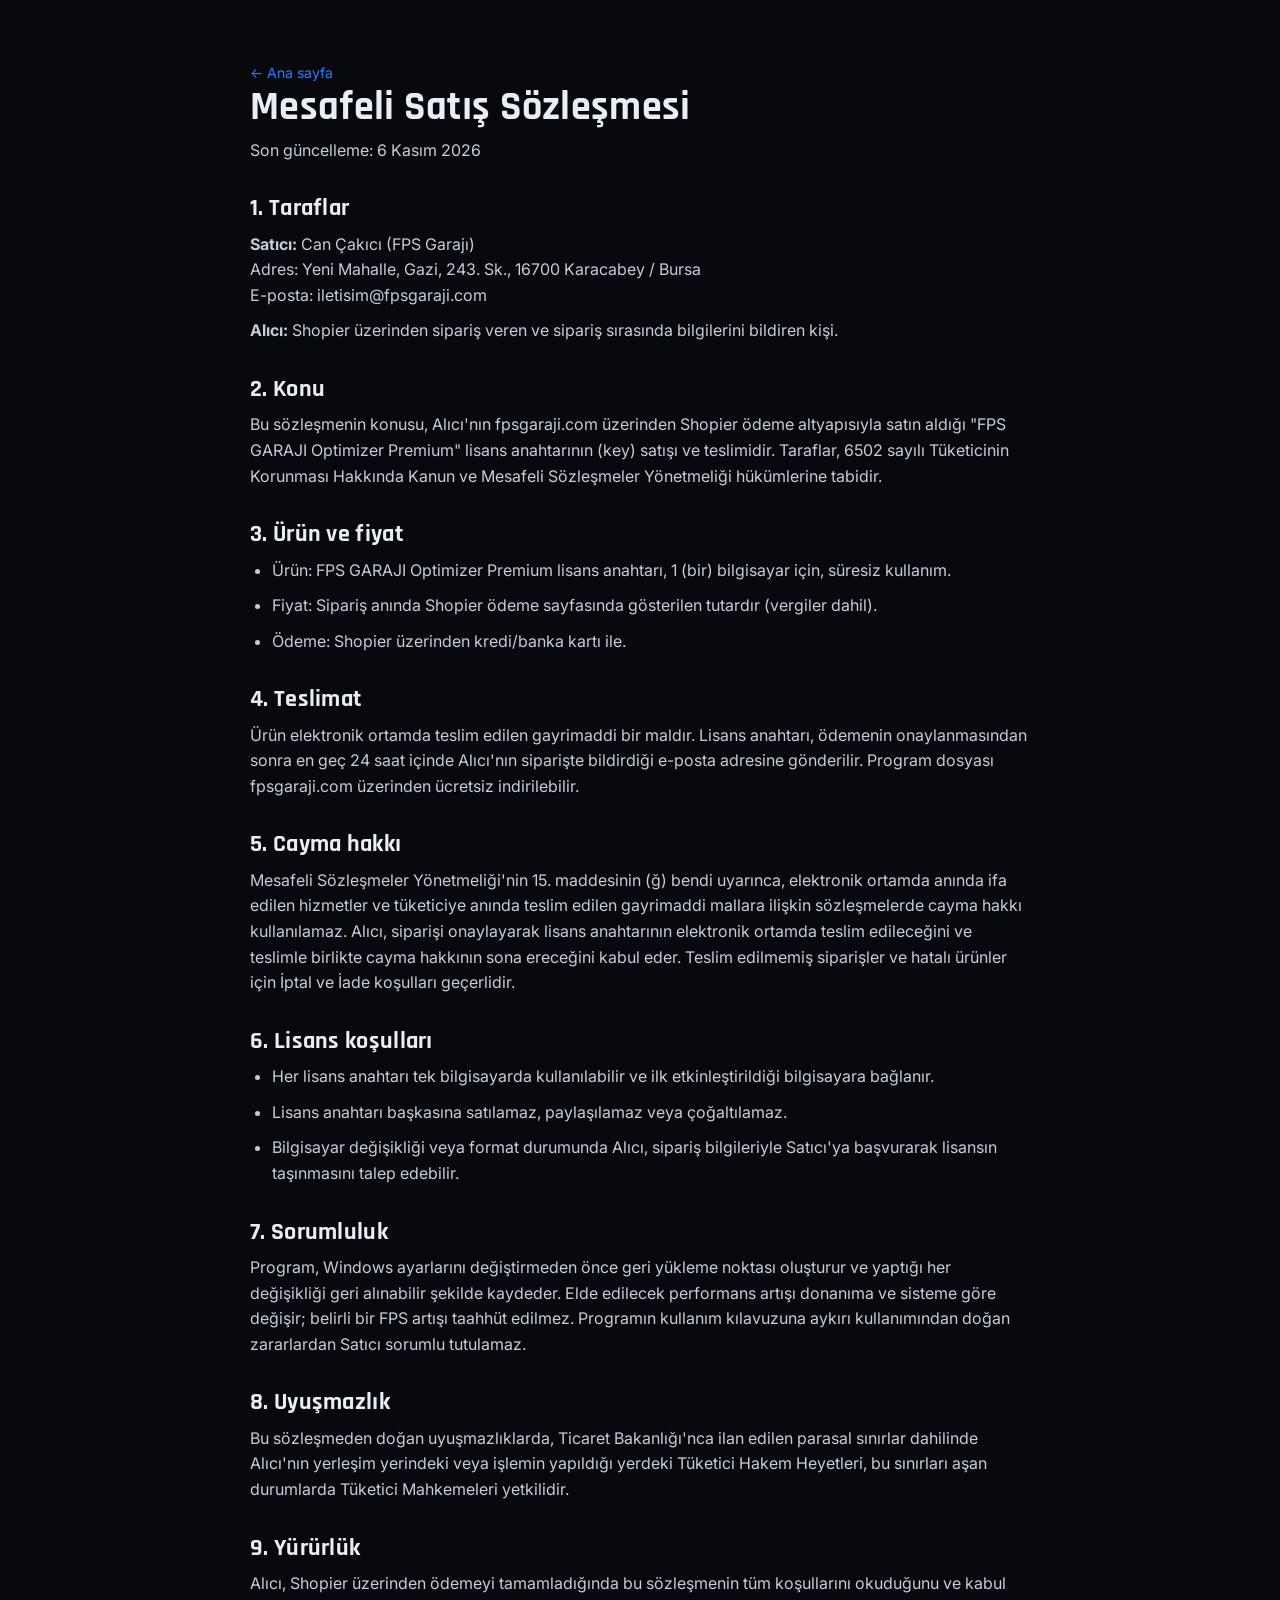
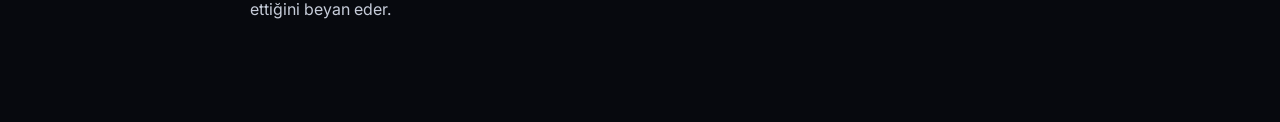
<file: mesafeli-satis.html>
<!doctype html>
<html lang="tr"><head><meta charset="utf-8"><meta name="viewport" content="width=device-width,initial-scale=1">
<title>Mesafeli Satış Sözleşmesi – FPS GARAJI</title><link rel="icon" href="logo.png">
<link href="https://fonts.googleapis.com/css2?family=Inter:wght@400;600&family=Rajdhani:wght@700&display=swap" rel="stylesheet"><link rel="stylesheet" href="stil.css?v=2"></head>
<body><div class="doc">
<a class="back" href="index.html">← Ana sayfa</a>
<h1>Mesafeli Satış Sözleşmesi</h1>
<p>Son güncelleme: 6 Kasım 2026</p>

<h2>1. Taraflar</h2>
<p><b>Satıcı:</b> Can Çakıcı (FPS Garajı)<br>
Adres: Yeni Mahalle, Gazi, 243. Sk., 16700 Karacabey / Bursa<br>
E-posta: iletisim@fpsgaraji.com</p>
<p><b>Alıcı:</b> Shopier üzerinden sipariş veren ve sipariş sırasında bilgilerini bildiren kişi.</p>

<h2>2. Konu</h2>
<p>Bu sözleşmenin konusu, Alıcı'nın fpsgaraji.com üzerinden Shopier ödeme altyapısıyla satın aldığı "FPS GARAJI Optimizer Premium" lisans anahtarının (key) satışı ve teslimidir. Taraflar, 6502 sayılı Tüketicinin Korunması Hakkında Kanun ve Mesafeli Sözleşmeler Yönetmeliği hükümlerine tabidir.</p>

<h2>3. Ürün ve fiyat</h2>
<ul>
<li>Ürün: FPS GARAJI Optimizer Premium lisans anahtarı, 1 (bir) bilgisayar için, süresiz kullanım.</li>
<li>Fiyat: Sipariş anında Shopier ödeme sayfasında gösterilen tutardır (vergiler dahil).</li>
<li>Ödeme: Shopier üzerinden kredi/banka kartı ile.</li>
</ul>

<h2>4. Teslimat</h2>
<p>Ürün elektronik ortamda teslim edilen gayrimaddi bir maldır. Lisans anahtarı, ödemenin onaylanmasından sonra en geç 24 saat içinde Alıcı'nın siparişte bildirdiği e-posta adresine gönderilir. Program dosyası fpsgaraji.com üzerinden ücretsiz indirilebilir.</p>

<h2>5. Cayma hakkı</h2>
<p>Mesafeli Sözleşmeler Yönetmeliği'nin 15. maddesinin (ğ) bendi uyarınca, elektronik ortamda anında ifa edilen hizmetler ve tüketiciye anında teslim edilen gayrimaddi mallara ilişkin sözleşmelerde cayma hakkı kullanılamaz. Alıcı, siparişi onaylayarak lisans anahtarının elektronik ortamda teslim edileceğini ve teslimle birlikte cayma hakkının sona ereceğini kabul eder. Teslim edilmemiş siparişler ve hatalı ürünler için <a href="iade.html">İptal ve İade</a> koşulları geçerlidir.</p>

<h2>6. Lisans koşulları</h2>
<ul>
<li>Her lisans anahtarı tek bilgisayarda kullanılabilir ve ilk etkinleştirildiği bilgisayara bağlanır.</li>
<li>Lisans anahtarı başkasına satılamaz, paylaşılamaz veya çoğaltılamaz.</li>
<li>Bilgisayar değişikliği veya format durumunda Alıcı, sipariş bilgileriyle Satıcı'ya başvurarak lisansın taşınmasını talep edebilir.</li>
</ul>

<h2>7. Sorumluluk</h2>
<p>Program, Windows ayarlarını değiştirmeden önce geri yükleme noktası oluşturur ve yaptığı her değişikliği geri alınabilir şekilde kaydeder. Elde edilecek performans artışı donanıma ve sisteme göre değişir; belirli bir FPS artışı taahhüt edilmez. Programın kullanım kılavuzuna aykırı kullanımından doğan zararlardan Satıcı sorumlu tutulamaz.</p>

<h2>8. Uyuşmazlık</h2>
<p>Bu sözleşmeden doğan uyuşmazlıklarda, Ticaret Bakanlığı'nca ilan edilen parasal sınırlar dahilinde Alıcı'nın yerleşim yerindeki veya işlemin yapıldığı yerdeki Tüketici Hakem Heyetleri, bu sınırları aşan durumlarda Tüketici Mahkemeleri yetkilidir.</p>

<h2>9. Yürürlük</h2>
<p>Alıcı, Shopier üzerinden ödemeyi tamamladığında bu sözleşmenin tüm koşullarını okuduğunu ve kabul ettiğini beyan eder.</p>
</div></body></html>
</file>
<file: stil.css>
:root{--bg:#07090e;--bg2:#0d1119;--card:#111622;--line:#1d2434;--tx:#e9edf5;--mut:#8b93a7;--blue:#2d7dff;--red:#ff2d55;--green:#22e07a;--warn:#ffb224}
*{box-sizing:border-box;margin:0;padding:0}
html{scroll-behavior:smooth}
body{background:var(--bg);color:var(--tx);font:16px/1.6 "Inter",system-ui,-apple-system,"Segoe UI",sans-serif;-webkit-font-smoothing:antialiased;overflow-x:hidden}
a{color:inherit;text-decoration:none}
.w{max-width:1120px;margin:0 auto;padding:0 20px}
h1,h2,h3{font-family:"Rajdhani","Inter",sans-serif;letter-spacing:.3px;line-height:1.1}
h2{font-size:clamp(30px,4.5vw,44px);margin-bottom:12px}
.lead{color:var(--mut);font-size:18px;max-width:640px}
.c{text-align:center}.c .lead{margin:0 auto}
section{padding:90px 0}
.tag{display:inline-block;font-size:12px;font-weight:700;letter-spacing:2px;text-transform:uppercase;color:var(--blue);margin-bottom:12px}

/* üst menü */
nav{position:sticky;top:0;z-index:20;background:rgba(7,9,14,.82);backdrop-filter:blur(12px);border-bottom:1px solid var(--line)}
nav .w{display:flex;align-items:center;gap:22px;height:64px}
.brand{display:flex;align-items:center;gap:10px;font-family:"Rajdhani",sans-serif;font-weight:700;font-size:22px}
.brand img{width:38px;height:38px}
.brand span{color:var(--red)}
nav .links{display:flex;gap:22px;margin-left:auto;font-size:14.5px;color:var(--mut)}
nav .links a:hover{color:var(--tx)}
.btn{display:inline-flex;align-items:center;justify-content:center;gap:8px;height:48px;padding:0 24px;border-radius:12px;font-weight:700;font-size:15.5px;border:1px solid var(--line);background:var(--card);transition:transform .15s,box-shadow .2s,border-color .2s;cursor:pointer;white-space:nowrap}
.btn:hover{transform:translateY(-1px);border-color:#2d3a55}
.btn.pri{background:linear-gradient(135deg,#2d7dff,#1a5fe0);border-color:transparent;box-shadow:0 8px 30px -8px rgba(45,125,255,.6)}
.btn.prem{background:linear-gradient(135deg,#ff2d55,#e0173f);border-color:transparent;box-shadow:0 8px 30px -8px rgba(255,45,85,.55)}
.btn.sm{height:38px;padding:0 16px;font-size:14px;border-radius:10px}
.btn svg{width:18px;height:18px}

/* giriş */
.hero{position:relative;padding:80px 0 70px;overflow:hidden}
.hero::before{content:"";position:absolute;inset:-30% -10% auto;height:120%;background:radial-gradient(600px 380px at 20% 30%,rgba(45,125,255,.20),transparent 70%),radial-gradient(520px 360px at 85% 20%,rgba(255,45,85,.16),transparent 70%),radial-gradient(500px 300px at 60% 90%,rgba(34,224,122,.10),transparent 70%);pointer-events:none}
.hero .w{position:relative;display:grid;grid-template-columns:1.1fr .9fr;gap:40px;align-items:center}
.hero h1{font-size:clamp(40px,6.4vw,72px);margin:6px 0 18px}
.hero h1 em{font-style:normal;background:linear-gradient(90deg,#2d7dff,#ff2d55);-webkit-background-clip:text;background-clip:text;color:transparent}
.hero .cta{display:flex;gap:12px;flex-wrap:wrap;margin:28px 0 16px}
.hero small{color:var(--mut);font-size:13.5px}.hero small a{color:inherit;text-decoration:underline;text-underline-offset:3px}
.hero .logo{justify-self:center;width:min(380px,80vw);filter:drop-shadow(0 30px 60px rgba(45,125,255,.35));animation:float 6s ease-in-out infinite}
@keyframes float{50%{transform:translateY(-10px)}}
.trust{display:flex;gap:18px;flex-wrap:wrap;margin-top:26px;color:var(--mut);font-size:14px}
.trust b{color:var(--tx);font-weight:600}
.trust i{display:inline-block;width:7px;height:7px;border-radius:50%;background:var(--green);margin-right:7px;vertical-align:middle}

/* özellik kartları */
.grid{display:grid;grid-template-columns:repeat(3,1fr);gap:16px;margin-top:40px}
.card{background:var(--card);border:1px solid var(--line);border-radius:18px;padding:24px}
.f .ic{width:44px;height:44px;border-radius:12px;display:grid;place-items:center;margin-bottom:14px;background:rgba(45,125,255,.12);color:var(--blue)}
.f .ic svg{width:22px;height:22px}
.f h3{font-size:22px;margin-bottom:6px}
.f p{color:var(--mut);font-size:14.5px}
.f .pp{display:inline-block;font-size:11px;font-weight:700;letter-spacing:1px;text-transform:uppercase;padding:3px 8px;border-radius:6px;margin-left:8px;vertical-align:middle;background:rgba(255,45,85,.14);color:var(--red)}
.f .pp.fr{background:rgba(34,224,122,.12);color:var(--green)}

/* uygulama görünümü (temsili) */
.mock{margin-top:44px;border-radius:20px;border:1px solid var(--line);background:linear-gradient(180deg,#0e131d,#0a0d14);padding:22px;box-shadow:0 40px 120px -40px rgba(45,125,255,.35)}
.mock .bar{display:flex;gap:6px;margin-bottom:18px}.mock .bar i{width:10px;height:10px;border-radius:50%;background:#253047}
.mock .in{display:grid;grid-template-columns:240px 1fr;gap:22px;align-items:center}
.bst{width:200px;height:200px;border-radius:50%;margin:auto;display:grid;place-items:center;background:radial-gradient(circle,#13213d 40%,#0a0f1a 70%);border:2px solid rgba(45,125,255,.55);box-shadow:0 0 50px rgba(45,125,255,.35),inset 0 0 40px rgba(45,125,255,.2);font:700 34px "Rajdhani",sans-serif;letter-spacing:2px}
.gs{display:grid;grid-template-columns:repeat(3,1fr);gap:12px}
.g{background:var(--card);border:1px solid var(--line);border-radius:14px;padding:16px;text-align:center}
.g b{display:block;font:700 30px "Rajdhani",sans-serif}.g span{color:var(--mut);font-size:13px}
.hl{margin-top:12px;display:grid;gap:8px}
.hl div{display:flex;gap:10px;align-items:center;background:var(--card);border:1px solid var(--line);border-radius:12px;padding:10px 14px;font-size:14px}
.hl i{width:8px;height:8px;border-radius:50%;flex:none}.hl .o{background:var(--green)}.hl .y{background:var(--warn)}
.hl em{font-style:normal;color:var(--mut);margin-left:auto;font-size:13px}
.mnote{color:var(--mut);font-size:12.5px;text-align:center;margin-top:12px}

/* nasıl çalışır */
.steps{display:grid;grid-template-columns:repeat(3,1fr);gap:16px;margin-top:40px;counter-reset:s}
.steps .card{position:relative;padding-top:56px}
.steps .card::before{counter-increment:s;content:counter(s);position:absolute;top:18px;left:24px;font:700 28px "Rajdhani",sans-serif;color:var(--blue)}
.steps h3{font-size:21px;margin-bottom:6px}.steps p{color:var(--mut);font-size:14.5px}

/* güvenlik */
.safe{display:grid;grid-template-columns:repeat(2,1fr);gap:14px;margin-top:36px}
.safe div{display:flex;gap:14px;align-items:flex-start}
.safe svg{flex:none;width:24px;height:24px;color:var(--green);margin-top:2px}
.safe b{display:block}.safe span{color:var(--mut);font-size:14.5px}

/* fiyat */
.plans{display:grid;grid-template-columns:1fr 1fr;gap:18px;max-width:860px;margin:40px auto 0}
.plan{display:flex;flex-direction:column}
.plan h3{font-size:26px}
.plan .pr{font:700 46px "Rajdhani",sans-serif;margin:8px 0 4px}.plan .pr small{font-size:16px;color:var(--mut);font-weight:500}
.plan ul{list-style:none;margin:18px 0 24px;display:grid;gap:9px;flex:1}
.plan li{padding-left:26px;position:relative;font-size:15px}
.plan li::before{content:"";position:absolute;left:0;top:7px;width:14px;height:8px;border-left:2.5px solid var(--green);border-bottom:2.5px solid var(--green);transform:rotate(-45deg)}
.plan li.no{color:var(--mut)}.plan li.no::before{border-color:#3a4358}
.plan.p{border-color:rgba(255,45,85,.45);box-shadow:0 30px 80px -40px rgba(255,45,85,.5);position:relative}
.plan.p::after{content:"EN ÇOK TERCİH EDİLEN";position:absolute;top:-12px;right:20px;background:var(--red);font-size:11px;font-weight:700;letter-spacing:1px;padding:4px 10px;border-radius:6px}
.plan .btn{width:100%}

/* SSS */
.faq{max-width:780px;margin:36px auto 0;display:grid;gap:10px}
.faq details{scroll-margin-top:90px;background:var(--card);border:1px solid var(--line);border-radius:14px;padding:0 20px}
.faq summary{cursor:pointer;list-style:none;padding:18px 0;font-weight:600;display:flex;justify-content:space-between;gap:12px}
.faq summary::-webkit-details-marker{display:none}
.faq summary::after{content:"+";color:var(--blue);font-size:22px;line-height:1}
.faq details[open] summary::after{content:"–"}
.faq p{color:var(--mut);padding:0 0 18px;font-size:15px}

/* alt bilgi */
.final{text-align:center;background:radial-gradient(500px 240px at 50% 0%,rgba(45,125,255,.18),transparent 70%)}
.final .cta{display:flex;gap:12px;justify-content:center;flex-wrap:wrap;margin-top:26px}
footer{border-top:1px solid var(--line);padding:36px 0;color:var(--mut);font-size:14px}
footer .w{display:flex;gap:20px;flex-wrap:wrap;align-items:center}
footer .links{display:flex;gap:18px;flex-wrap:wrap;margin-left:auto}
footer a:hover{color:var(--tx)}

/* yasal sayfalar */
.doc{max-width:820px;margin:0 auto;padding:60px 20px 90px}
.doc h1{font-size:40px;margin-bottom:8px}
.doc h2{font-size:24px;margin:32px 0 10px}
.doc p,.doc li{color:#c6ccd9;margin-bottom:10px}
.doc ul,.doc ol{padding-left:22px}
.doc .ph{background:rgba(255,178,36,.12);color:var(--warn);padding:1px 6px;border-radius:5px}
.doc .back{color:var(--blue);font-size:14px}

@media (max-width:900px){
  nav .links{display:none}
  .hero .w{grid-template-columns:1fr;text-align:center}.hero .cta,.trust{justify-content:center}.hero .logo{grid-row:1;width:min(260px,70vw)}
  .grid,.steps{grid-template-columns:1fr 1fr}
  .mock .in{grid-template-columns:1fr}
  .plans,.safe{grid-template-columns:1fr}
}
@media (max-width:600px){
  section{padding:64px 0}
  .grid,.steps,.gs{grid-template-columns:1fr}
  nav .btn{display:none}
  .gs{grid-template-columns:repeat(3,1fr)}.g b{font-size:24px}
}
@media (prefers-reduced-motion:reduce){.hero .logo{animation:none}html{scroll-behavior:auto}}

/* öğrenci indirimi */
.ogr{display:flex;align-items:center;gap:18px;max-width:860px;margin:18px auto 0;border-color:rgba(45,125,255,.45);background:linear-gradient(90deg,rgba(45,125,255,.12),var(--card) 60%)}
.ogr .oi{flex:none;width:48px;height:48px;border-radius:14px;display:grid;place-items:center;background:rgba(45,125,255,.16);color:var(--blue)}
.ogr .oi svg{width:26px;height:26px}
.ogr .ot{flex:1}.ogr .ot b{display:block;font-size:18px}.ogr .ot span{color:var(--mut);font-size:14.5px}
@media (max-width:600px){.ogr{flex-direction:column;text-align:center}.ogr .btn{width:100%}}

/* sabit indir butonu (her zaman görünür, sağ altta) */
.fdl{position:fixed;right:18px;bottom:18px;z-index:30;display:inline-flex;align-items:center;gap:8px;height:50px;padding:0 20px;border-radius:14px;font-weight:700;font-size:15.5px;color:#fff;background:linear-gradient(135deg,#2d7dff,#1a5fe0);box-shadow:0 10px 34px -6px rgba(45,125,255,.65);transition:transform .15s,box-shadow .2s}
.fdl:hover{transform:translateY(-2px);box-shadow:0 14px 40px -6px rgba(45,125,255,.8)}
.fdl svg{width:19px;height:19px}
@media (max-width:600px){.fdl{right:14px;bottom:14px;height:46px;padding:0 15px;font-size:14.5px}}
@media print{.fdl{display:none}}

/* değerlendirmeler */
.reviews{display:grid;grid-template-columns:repeat(3,1fr);gap:16px;margin:36px 0}
.reviews:empty{display:none}
.rev{background:var(--card);border:1px solid var(--line);border-radius:16px;padding:20px;display:flex;flex-direction:column}
.rev .rh{display:flex;align-items:center;justify-content:space-between;gap:10px;margin-bottom:4px}
.rev .rh b{font-size:15.5px}
.rev .vf{flex:none;font-size:10.5px;font-weight:700;letter-spacing:.3px;color:var(--green);background:rgba(34,224,122,.12);padding:3px 8px;border-radius:6px;white-space:nowrap}
.rev .rs{color:#ffb020;letter-spacing:2px;font-size:15px}.rev .rs .e{color:#3a4358}
.rev p{color:var(--tx);font-size:14.5px;margin:9px 0;flex:1}
.rev .rd{color:var(--mut);font-size:12.5px}
.rv-form{max-width:640px;margin:8px auto 0}
.rv-form h3{font-size:22px}
.rv-rate{font-size:30px;color:#3a4358;cursor:pointer;letter-spacing:5px;margin:14px 0 4px;user-select:none;display:inline-block}
.rv-rate span{transition:color .1s}.rv-rate span.on{color:#ffb020}
.rv-form input,.rv-form textarea{width:100%;background:var(--bg2);border:1px solid var(--line);border-radius:10px;color:var(--tx);padding:11px 13px;font:inherit;font-size:15px;margin-top:10px}
.rv-form input:focus,.rv-form textarea:focus{outline:none;border-color:var(--blue)}
.rv-form textarea{min-height:92px;resize:vertical}
.rv-row{display:grid;grid-template-columns:1fr 1fr;gap:10px}
.rv-form .btn{margin-top:14px;width:100%}
.rv-msg{margin-top:10px;font-size:14px;min-height:20px}.rv-msg.ok{color:var(--green)}.rv-msg.err{color:#ff8a95}
@media(max-width:900px){.reviews{grid-template-columns:1fr 1fr}}
@media(max-width:600px){.reviews{grid-template-columns:1fr}.rv-row{grid-template-columns:1fr}}
</file>
